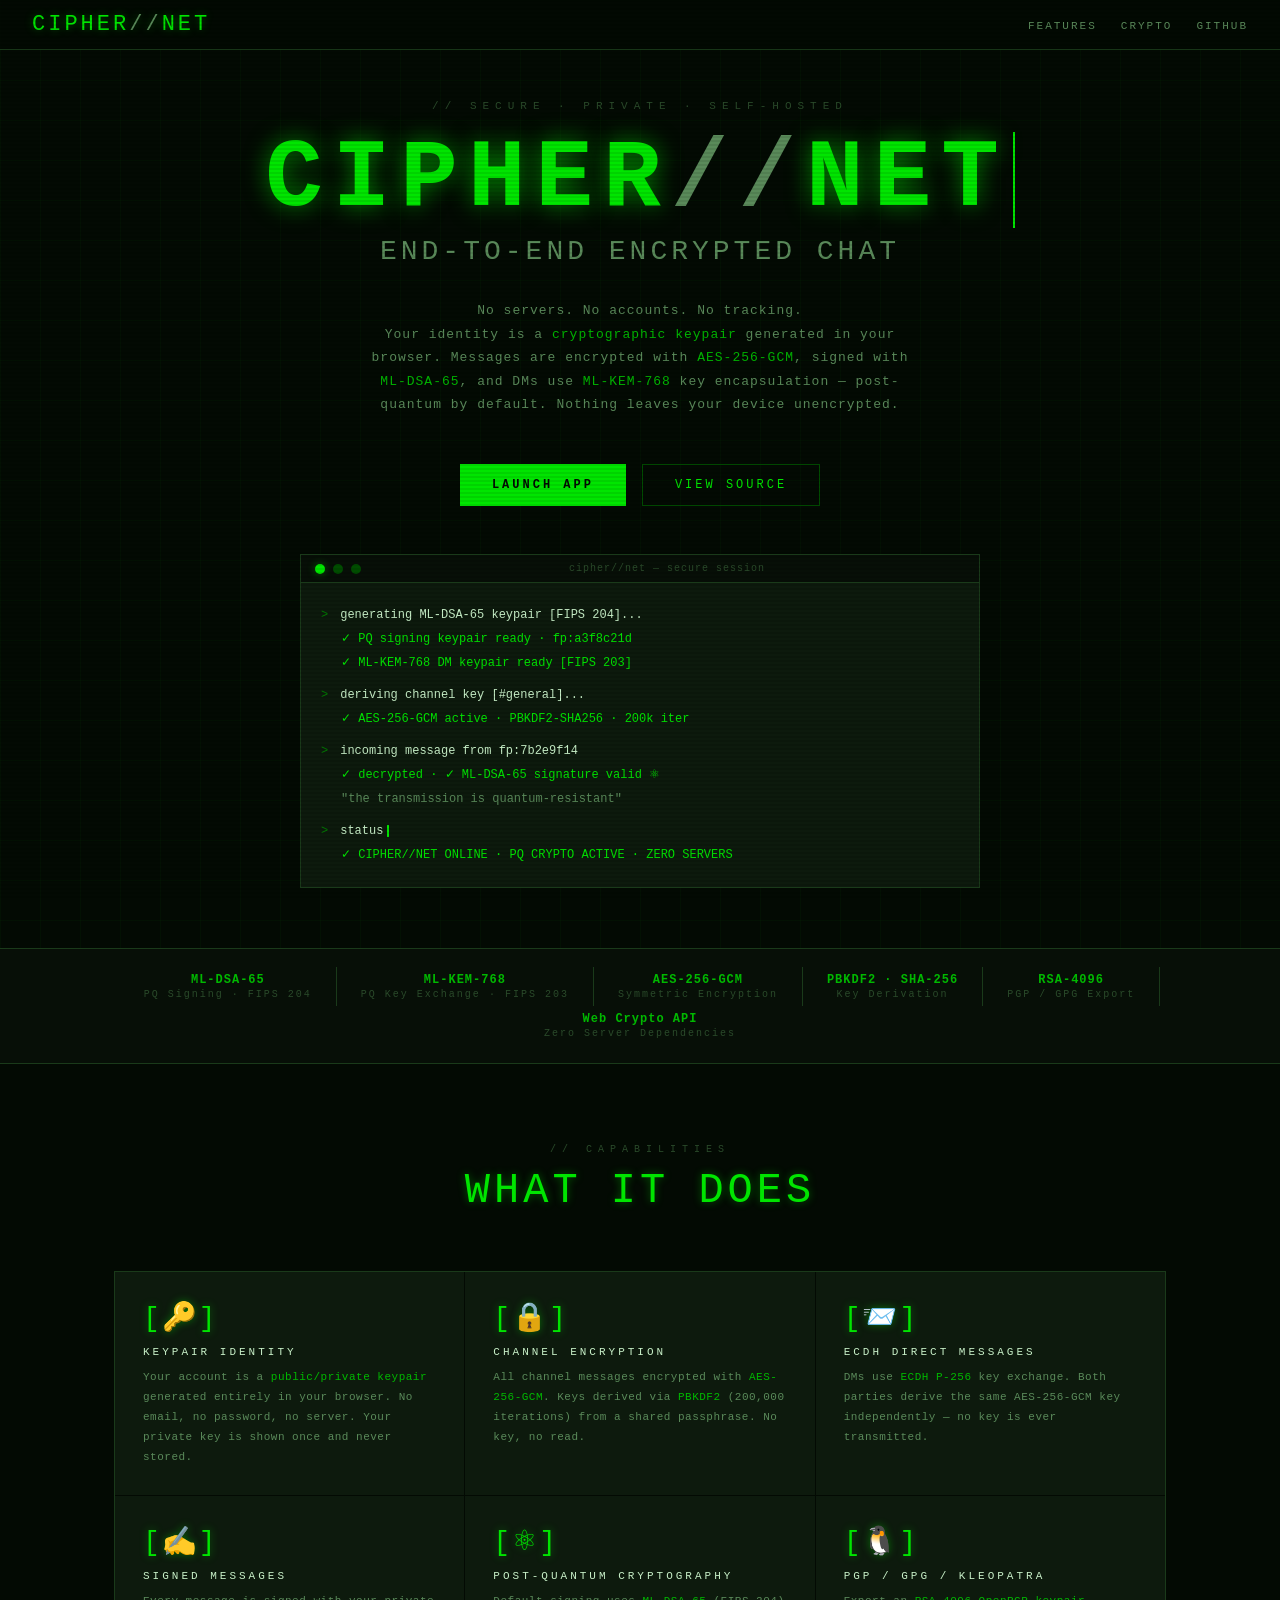
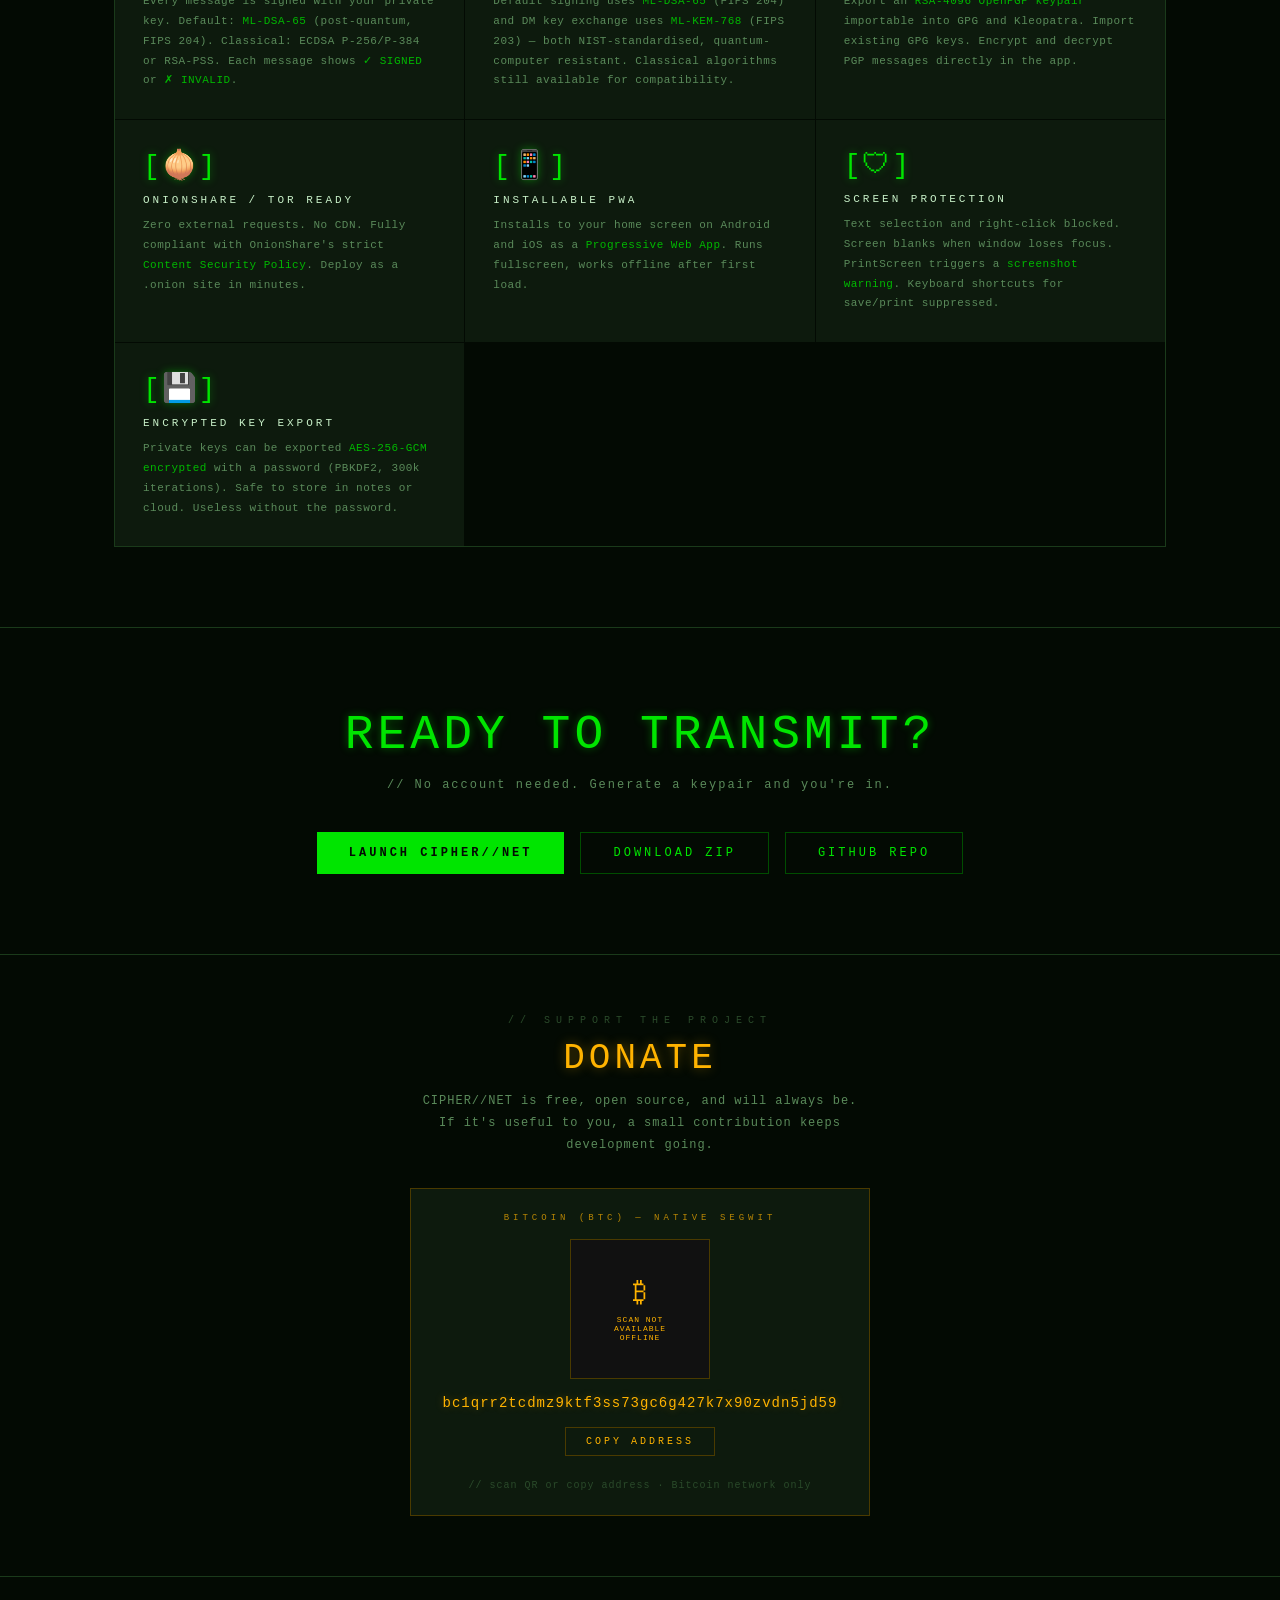
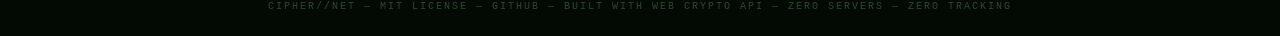
<file: index.html>
<!DOCTYPE html>
<html lang="en">
<head>
<meta charset="UTF-8">
<meta name="viewport" content="width=device-width, initial-scale=1.0">
<meta name="description" content="CIPHER//NET — self-hosted end-to-end encrypted chat. No servers, no accounts, no tracking. AES-256-GCM, ECDSA, ECDH, PGP compatible.">
<meta property="og:title" content="CIPHER//NET">
<meta property="og:description" content="End-to-end encrypted chat. No servers. No accounts. Just keys.">
<meta property="og:type" content="website">
<title>CIPHER//NET</title>
<style>
/* ── Variables ── */
:root {
  --bg:         #030a03;
  --bg2:        #070f07;
  --surface:    #0d1a0d;
  --border:     #1a3a1a;
  --green:      #00e500;
  --green2:     #00b800;
  --green3:     #007a00;
  --green-dim:  #004d00;
  --amber:      #ffb300;
  --text:       #c8f0c8;
  --text-dim:   #5a8a5a;
  --text-faint: #2a4a2a;
  --mono:       'Share Tech Mono', 'Lucida Console', 'Courier New', monospace;
  --display:    'VT323', 'Courier New', monospace;
  --glow:       0 0 8px rgba(0,229,0,0.4);
  --glow-strong:0 0 24px rgba(0,229,0,0.6);
}

/* ── Reset ── */
*, *::before, *::after { box-sizing: border-box; margin: 0; padding: 0; }

html { scroll-behavior: smooth; }

body {
  font-family: var(--mono);
  background: var(--bg);
  color: var(--text);
  min-height: 100vh;
  overflow-x: hidden;
}

/* ── Scanline overlay ── */
body::before {
  content: '';
  position: fixed;
  inset: 0;
  background: repeating-linear-gradient(
    0deg,
    transparent,
    transparent 2px,
    rgba(0,0,0,0.08) 2px,
    rgba(0,0,0,0.08) 4px
  );
  pointer-events: none;
  z-index: 1000;
}

/* ── Nav ── */
nav {
  position: fixed;
  top: 0; left: 0; right: 0;
  z-index: 100;
  display: flex;
  align-items: center;
  justify-content: space-between;
  padding: 12px 32px;
  background: rgba(3,10,3,0.92);
  border-bottom: 1px solid var(--border);
  backdrop-filter: blur(4px);
}

.nav-logo {
  font-family: var(--display);
  font-size: 22px;
  color: var(--green);
  text-shadow: var(--glow);
  letter-spacing: 3px;
  text-decoration: none;
}

.nav-logo span { color: var(--text-dim); }

.nav-links {
  display: flex;
  gap: 24px;
  list-style: none;
}

.nav-links a {
  color: var(--text-dim);
  text-decoration: none;
  font-size: 11px;
  letter-spacing: 2px;
  text-transform: uppercase;
  transition: color 0.2s;
}

.nav-links a:hover { color: var(--green); }

/* ── Hero ── */
.hero {
  min-height: 100vh;
  display: flex;
  flex-direction: column;
  align-items: center;
  justify-content: center;
  text-align: center;
  padding: 100px 24px 60px;
  position: relative;
}

/* Animated grid bg */
.hero::after {
  content: '';
  position: absolute;
  inset: 0;
  background-image:
    linear-gradient(rgba(0,229,0,0.03) 1px, transparent 1px),
    linear-gradient(90deg, rgba(0,229,0,0.03) 1px, transparent 1px);
  background-size: 40px 40px;
  pointer-events: none;
  animation: gridPulse 8s ease-in-out infinite;
}

@keyframes gridPulse {
  0%, 100% { opacity: 0.5; }
  50%       { opacity: 1; }
}

.hero-eyebrow {
  font-size: clamp(8px, 2vw, 11px);
  letter-spacing: clamp(2px, 1vw, 6px);
  color: var(--text-faint);
  margin-bottom: 20px;
  text-transform: uppercase;
  white-space: nowrap;
}

.hero-title {
  font-family: var(--display);
  /* Scale fluidly: 8vw hits ~31px on 390px phone, 96px on 1200px desktop */
  font-size: clamp(32px, 8vw, 96px);
  color: var(--green);
  text-shadow: var(--glow-strong);
  /* Scale letter-spacing with font size so it never overflows */
  letter-spacing: clamp(2px, 1.2vw, 10px);
  line-height: 1;
  margin-bottom: 8px;
  position: relative;
  z-index: 1;
  /* Prevent overflow on any screen */
  white-space: nowrap;
  max-width: 100%;
}

.hero-title span { color: var(--text-dim); text-shadow: none; }

.hero-sub {
  font-family: var(--display);
  font-size: clamp(14px, 3.5vw, 28px);
  color: var(--text-dim);
  letter-spacing: clamp(1px, 0.8vw, 4px);
  margin-bottom: 32px;
  white-space: nowrap;
}

.hero-desc {
  max-width: 560px;
  font-size: 13px;
  color: var(--text-dim);
  line-height: 1.8;
  letter-spacing: 1px;
  margin-bottom: 48px;
  position: relative;
  z-index: 1;
}

.hero-desc em {
  color: var(--green2);
  font-style: normal;
}

.hero-btns {
  display: flex;
  gap: 16px;
  flex-wrap: wrap;
  justify-content: center;
  position: relative;
  z-index: 1;
}

.btn-primary {
  display: inline-block;
  padding: 14px 32px;
  background: var(--green);
  color: var(--bg);
  font-family: var(--mono);
  font-size: 12px;
  font-weight: 700;
  letter-spacing: 3px;
  text-decoration: none;
  text-transform: uppercase;
  border: none;
  cursor: pointer;
  transition: background 0.2s, box-shadow 0.2s;
}

.btn-primary:hover {
  background: var(--green2);
  box-shadow: var(--glow-strong);
}

.btn-outline {
  display: inline-block;
  padding: 13px 32px;
  background: transparent;
  color: var(--green);
  font-family: var(--mono);
  font-size: 12px;
  letter-spacing: 3px;
  text-decoration: none;
  text-transform: uppercase;
  border: 1px solid var(--green-dim);
  cursor: pointer;
  transition: border-color 0.2s, color 0.2s, box-shadow 0.2s;
}

.btn-outline:hover {
  border-color: var(--green);
  color: var(--green);
  box-shadow: var(--glow);
}

/* Blinking cursor */
.cursor {
  display: inline-block;
  width: 2px;
  height: 1em;
  background: var(--green);
  margin-left: 4px;
  vertical-align: middle;
  animation: blink 1s step-end infinite;
}

@keyframes blink {
  0%, 100% { opacity: 1; }
  50%       { opacity: 0; }
}

/* ── Terminal preview ── */
.terminal-wrap {
  width: 100%;
  max-width: 680px;
  margin: 48px auto 0;
  position: relative;
  z-index: 1;
}

.terminal {
  background: var(--surface);
  border: 1px solid var(--border);
  font-size: 12px;
  overflow: hidden;
}

.terminal-bar {
  background: var(--bg2);
  border-bottom: 1px solid var(--border);
  padding: 8px 14px;
  display: flex;
  align-items: center;
  gap: 8px;
}

.t-dot {
  width: 10px; height: 10px;
  border-radius: 50%;
  background: var(--green-dim);
}

.t-dot.active { background: var(--green); box-shadow: var(--glow); }

.terminal-url {
  flex: 1;
  text-align: center;
  font-size: 10px;
  color: var(--text-faint);
  letter-spacing: 1px;
}

.terminal-body {
  padding: 20px;
  line-height: 2;
}

.t-line { display: flex; gap: 12px; }

.t-prompt { color: var(--green3); user-select: none; }

.t-cmd    { color: var(--text); }
.t-out    { color: var(--text-dim); padding-left: 20px; }
.t-ok     { color: var(--green); }
.t-warn   { color: var(--amber); }
.t-gap    { height: 8px; }

/* ── Features ── */
.features {
  padding: 80px 24px;
  max-width: 1100px;
  margin: 0 auto;
}

.section-header {
  text-align: center;
  margin-bottom: 56px;
}

.section-label {
  font-size: 10px;
  letter-spacing: 6px;
  color: var(--text-faint);
  text-transform: uppercase;
  margin-bottom: 12px;
}

.section-title {
  font-family: var(--display);
  font-size: clamp(28px, 4vw, 42px);
  color: var(--green);
  letter-spacing: 4px;
  text-shadow: var(--glow);
}

.features-grid {
  display: grid;
  grid-template-columns: repeat(auto-fit, minmax(280px, 1fr));
  gap: 1px;
  border: 1px solid var(--border);
}

.feature-card {
  background: var(--surface);
  padding: 28px;
  border: none;
  transition: background 0.2s;
}

.feature-card:hover { background: var(--bg2); }

.feature-icon {
  font-family: var(--display);
  font-size: 28px;
  color: var(--green);
  text-shadow: var(--glow);
  margin-bottom: 12px;
  letter-spacing: 2px;
}

.feature-title {
  font-size: 11px;
  letter-spacing: 3px;
  color: var(--text);
  text-transform: uppercase;
  margin-bottom: 10px;
}

.feature-desc {
  font-size: 11px;
  color: var(--text-dim);
  line-height: 1.8;
  letter-spacing: 0.5px;
}

.feature-desc em {
  color: var(--green2);
  font-style: normal;
}

/* ── Crypto spec bar ── */
.spec-bar {
  background: var(--bg2);
  border-top: 1px solid var(--border);
  border-bottom: 1px solid var(--border);
  padding: 18px 24px;
  display: flex;
  flex-wrap: wrap;
  justify-content: center;
  gap: 0;
}

.spec-item {
  padding: 6px 24px;
  font-size: 10px;
  letter-spacing: 2px;
  color: var(--text-faint);
  border-right: 1px solid var(--border);
  text-align: center;
}

.spec-item:last-child { border-right: none; }

.spec-item strong {
  display: block;
  color: var(--green2);
  font-size: 12px;
  letter-spacing: 1px;
  margin-bottom: 2px;
}

/* ── CTA ── */
.cta {
  padding: 80px 24px;
  text-align: center;
  border-top: 1px solid var(--border);
}

.cta-title {
  font-family: var(--display);
  font-size: clamp(28px, 4vw, 48px);
  color: var(--green);
  letter-spacing: 4px;
  text-shadow: var(--glow);
  margin-bottom: 16px;
}

.cta-sub {
  font-size: 12px;
  color: var(--text-dim);
  letter-spacing: 2px;
  margin-bottom: 40px;
}

.cta-btns {
  display: flex;
  gap: 16px;
  justify-content: center;
  flex-wrap: wrap;
}

/* ── Footer ── */
footer {
  border-top: 1px solid var(--border);
  padding: 24px;
  text-align: center;
  font-size: 10px;
  color: var(--text-faint);
  letter-spacing: 2px;
}

footer a { color: var(--text-faint); text-decoration: none; }
footer a:hover { color: var(--green); }

/* ── Prevent horizontal overflow globally ── */
html, body {
  max-width: 100%;
  overflow-x: hidden;
}

/* ── Donation ── */
.donation {
  padding: 60px 24px;
  border-top: 1px solid var(--border);
  text-align: center;
}

.donation .section-label { margin-bottom: 12px; }

.donation .section-title {
  font-family: var(--display);
  font-size: clamp(22px, 4vw, 36px);
  color: var(--amber);
  letter-spacing: 4px;
  text-shadow: 0 0 12px rgba(255,179,0,0.4);
  margin-bottom: 12px;
}

.donation-desc {
  font-size: 12px;
  color: var(--text-dim);
  letter-spacing: 1px;
  line-height: 1.8;
  max-width: 480px;
  margin: 0 auto 32px;
}

.btc-box {
  display: inline-flex;
  flex-direction: column;
  align-items: center;
  gap: 16px;
  background: var(--surface);
  border: 1px solid #4a3a00;
  padding: 24px 32px;
  max-width: 100%;
}

.btc-label {
  font-size: 9px;
  letter-spacing: 4px;
  color: var(--amber);
  text-transform: uppercase;
  opacity: 0.7;
}

.btc-address {
  font-family: var(--mono);
  font-size: clamp(10px, 2.2vw, 14px);
  color: var(--amber);
  letter-spacing: 1px;
  word-break: break-all;
  text-align: center;
  text-shadow: 0 0 8px rgba(255,179,0,0.3);
}

.btc-copy-btn {
  background: transparent;
  border: 1px solid #4a3a00;
  color: var(--amber);
  font-family: var(--mono);
  font-size: 10px;
  letter-spacing: 3px;
  padding: 8px 20px;
  cursor: pointer;
  text-transform: uppercase;
  transition: background 0.2s, box-shadow 0.2s;
}

.btc-copy-btn:hover {
  background: rgba(255,179,0,0.08);
  box-shadow: 0 0 12px rgba(255,179,0,0.2);
}

.btc-copy-btn.copied {
  color: var(--green);
  border-color: var(--green-dim);
}

.btc-qr {
  width: 140px;
  height: 140px;
  background: #fff;
  padding: 8px;
  display: flex;
  align-items: center;
  justify-content: center;
}

.btc-qr svg {
  width: 100%;
  height: 100%;
}

.btc-note {
  font-size: 10px;
  color: var(--text-faint);
  letter-spacing: 1px;
  margin-top: 8px;
}

/* ── Responsive ── */
@media (max-width: 700px) {
  /* Nav — hide links, just show logo */
  nav { padding: 10px 16px; }
  .nav-links { display: none; }

  /* Hero */
  .hero { padding: 80px 16px 40px; }
  .hero-desc  { font-size: 12px; }
  .hero-btns  { flex-direction: column; align-items: center; width: 100%; }
  .btn-primary, .btn-outline { width: 100%; max-width: 320px; text-align: center; }

  /* Terminal — constrain width and shrink text */
  .terminal-wrap { margin-top: 32px; }
  .terminal-body { padding: 12px; font-size: 10px; overflow-x: auto; }
  .t-line        { white-space: nowrap; }

  /* Spec bar — stack vertically */
  .spec-bar   { flex-direction: column; align-items: stretch; padding: 0; }
  .spec-item  {
    border-right: none;
    border-bottom: 1px solid var(--border);
    padding: 12px 16px;
    display: flex;
    align-items: center;
    gap: 12px;
  }
  .spec-item:last-child { border-bottom: none; }
  .spec-item strong { display: inline; margin-bottom: 0; margin-right: 4px; }

  /* Features */
  .features { padding: 48px 16px; }
  .features-grid { grid-template-columns: 1fr; }
  .feature-card { padding: 20px 16px; }

  /* CTA */
  .cta { padding: 48px 16px; }
  .cta-btns { flex-direction: column; align-items: center; width: 100%; }

  /* Footer */
  footer { font-size: 9px; padding: 16px; word-break: break-word; }
}
</style>
</head>
<body>

<!-- NAV -->
<nav>
  <a class="nav-logo" href="#">CIPHER<span>//</span>NET</a>
  <ul class="nav-links">
    <li><a href="#features">Features</a></li>
    <li><a href="#crypto">Crypto</a></li>
    <li><a href="https://github.com/retiredroca/AnonyChat" target="_blank" rel="noopener">GitHub</a></li>
  </ul>
</nav>

<!-- HERO -->
<section class="hero">
  <div class="hero-eyebrow">// SECURE · PRIVATE · SELF-HOSTED</div>
  <h1 class="hero-title">CIPHER<span>//</span>NET<span class="cursor"></span></h1>
  <div class="hero-sub">END-TO-END ENCRYPTED CHAT</div>
  <p class="hero-desc">
    No servers. No accounts. No tracking.<br>
    Your identity is a <em>cryptographic keypair</em> generated in your browser.
    Messages are encrypted with <em>AES-256-GCM</em>, signed with <em>ML-DSA-65</em>,
    and DMs use <em>ML-KEM-768</em> key encapsulation — post-quantum by default.
    Nothing leaves your device unencrypted.
  </p>
  <div class="hero-btns">
    <a class="btn-primary" href="app/index.html">LAUNCH APP</a>
    <a class="btn-outline" href="https://github.com/retiredroca/AnonyChat" target="_blank" rel="noopener">VIEW SOURCE</a>
  </div>

  <!-- Terminal preview -->
  <div class="terminal-wrap">
    <div class="terminal">
      <div class="terminal-bar">
        <div class="t-dot active"></div>
        <div class="t-dot"></div>
        <div class="t-dot"></div>
        <div class="terminal-url">cipher//net — secure session</div>
      </div>
      <div class="terminal-body">
        <div class="t-line"><span class="t-prompt">&gt;</span><span class="t-cmd">generating ML-DSA-65 keypair [FIPS 204]...</span></div>
        <div class="t-line"><span class="t-out t-ok">✓ PQ signing keypair ready · fp:a3f8c21d</span></div>
        <div class="t-line"><span class="t-out t-ok">✓ ML-KEM-768 DM keypair ready [FIPS 203]</span></div>
        <div class="t-gap"></div>
        <div class="t-line"><span class="t-prompt">&gt;</span><span class="t-cmd">deriving channel key [#general]...</span></div>
        <div class="t-line"><span class="t-out t-ok">✓ AES-256-GCM active · PBKDF2-SHA256 · 200k iter</span></div>
        <div class="t-gap"></div>
        <div class="t-line"><span class="t-prompt">&gt;</span><span class="t-cmd">incoming message from fp:7b2e9f14</span></div>
        <div class="t-line"><span class="t-out t-ok">✓ decrypted · ✓ ML-DSA-65 signature valid ⚛</span></div>
        <div class="t-line"><span class="t-out">"the transmission is quantum-resistant"</span></div>
        <div class="t-gap"></div>
        <div class="t-line"><span class="t-prompt">&gt;</span><span class="t-cmd">status<span class="cursor"></span></span></div>
        <div class="t-line"><span class="t-out t-ok">✓ CIPHER//NET ONLINE · PQ CRYPTO ACTIVE · ZERO SERVERS</span></div>
      </div>
    </div>
  </div>
</section>

<!-- CRYPTO SPEC BAR -->
<div class="spec-bar" id="crypto">
  <div class="spec-item"><strong>ML-DSA-65</strong>PQ Signing · FIPS 204</div>
  <div class="spec-item"><strong>ML-KEM-768</strong>PQ Key Exchange · FIPS 203</div>
  <div class="spec-item"><strong>AES-256-GCM</strong>Symmetric Encryption</div>
  <div class="spec-item"><strong>PBKDF2 · SHA-256</strong>Key Derivation</div>
  <div class="spec-item"><strong>RSA-4096</strong>PGP / GPG Export</div>
  <div class="spec-item"><strong>Web Crypto API</strong>Zero Server Dependencies</div>
</div>

<!-- FEATURES -->
<section class="features" id="features">
  <div class="section-header">
    <div class="section-label">// capabilities</div>
    <div class="section-title">WHAT IT DOES</div>
  </div>

  <div class="features-grid">

    <div class="feature-card">
      <div class="feature-icon">[🔑]</div>
      <div class="feature-title">Keypair Identity</div>
      <div class="feature-desc">
        Your account is a <em>public/private keypair</em> generated entirely in your browser.
        No email, no password, no server. Your private key is shown once and never stored.
      </div>
    </div>

    <div class="feature-card">
      <div class="feature-icon">[🔒]</div>
      <div class="feature-title">Channel Encryption</div>
      <div class="feature-desc">
        All channel messages encrypted with <em>AES-256-GCM</em>.
        Keys derived via <em>PBKDF2</em> (200,000 iterations) from a shared passphrase.
        No key, no read.
      </div>
    </div>

    <div class="feature-card">
      <div class="feature-icon">[📨]</div>
      <div class="feature-title">ECDH Direct Messages</div>
      <div class="feature-desc">
        DMs use <em>ECDH P-256</em> key exchange. Both parties derive the same
        AES-256-GCM key independently — no key is ever transmitted.
      </div>
    </div>

    <div class="feature-card">
      <div class="feature-icon">[✍]</div>
      <div class="feature-title">Signed Messages</div>
      <div class="feature-desc">
        Every message is signed with your private key.
        Default: <em>ML-DSA-65</em> (post-quantum, FIPS 204).
        Classical: ECDSA P-256/P-384 or RSA-PSS.
        Each message shows <em>✓ SIGNED</em> or <em>✗ INVALID</em>.
      </div>
    </div>

    <div class="feature-card">
      <div class="feature-icon">[⚛]</div>
      <div class="feature-title">Post-Quantum Cryptography</div>
      <div class="feature-desc">
        Default signing uses <em>ML-DSA-65</em> (FIPS 204) and DM key exchange uses
        <em>ML-KEM-768</em> (FIPS 203) — both NIST-standardised, quantum-computer resistant.
        Classical algorithms still available for compatibility.
      </div>
    </div>

    <div class="feature-card">
      <div class="feature-icon">[🐧]</div>
      <div class="feature-title">PGP / GPG / Kleopatra</div>
      <div class="feature-desc">
        Export an <em>RSA-4096 OpenPGP keypair</em> importable into GPG and Kleopatra.
        Import existing GPG keys. Encrypt and decrypt PGP messages directly in the app.
      </div>
    </div>

    <div class="feature-card">
      <div class="feature-icon">[🧅]</div>
      <div class="feature-title">OnionShare / Tor Ready</div>
      <div class="feature-desc">
        Zero external requests. No CDN. Fully compliant with OnionShare's strict
        <em>Content Security Policy</em>. Deploy as a .onion site in minutes.
      </div>
    </div>

    <div class="feature-card">
      <div class="feature-icon">[📱]</div>
      <div class="feature-title">Installable PWA</div>
      <div class="feature-desc">
        Installs to your home screen on Android and iOS as a
        <em>Progressive Web App</em>. Runs fullscreen, works offline after first load.
      </div>
    </div>

    <div class="feature-card">
      <div class="feature-icon">[🛡]</div>
      <div class="feature-title">Screen Protection</div>
      <div class="feature-desc">
        Text selection and right-click blocked. Screen blanks when window loses focus.
        PrintScreen triggers a <em>screenshot warning</em>.
        Keyboard shortcuts for save/print suppressed.
      </div>
    </div>

    <div class="feature-card">
      <div class="feature-icon">[💾]</div>
      <div class="feature-title">Encrypted Key Export</div>
      <div class="feature-desc">
        Private keys can be exported <em>AES-256-GCM encrypted</em> with a password
        (PBKDF2, 300k iterations). Safe to store in notes or cloud. Useless without the password.
      </div>
    </div>

  </div>
</section>

<!-- CTA -->
<section class="cta">
  <div class="cta-title">READY TO TRANSMIT?</div>
  <div class="cta-sub">// No account needed. Generate a keypair and you&apos;re in.</div>
  <div class="cta-btns">
    <a class="btn-primary" href="app/index.html">LAUNCH CIPHER//NET</a>
    <a class="btn-outline" href="https://github.com/retiredroca/AnonyChat/archive/refs/heads/main.zip">DOWNLOAD ZIP</a>
    <a class="btn-outline" href="https://github.com/retiredroca/AnonyChat" target="_blank" rel="noopener">GITHUB REPO</a>
  </div>
</section>

<!-- DONATION -->
<section class="donation">
  <div class="section-label">// support the project</div>
  <div class="section-title">DONATE</div>
  <p class="donation-desc">
    CIPHER//NET is free, open source, and will always be.<br>
    If it's useful to you, a small contribution keeps development going.
  </p>
  <div class="btc-box">
    <div class="btc-label">Bitcoin (BTC) — Native SegWit</div>
    <div class="btc-qr" id="btc-qr-placeholder">
      <!-- QR rendered by JS below -->
    </div>
    <div class="btc-address" id="btc-addr">bc1qrr2tcdmz9ktf3ss73gc6g427k7x90zvdn5jd59</div>
    <button class="btc-copy-btn" id="btc-copy-btn">COPY ADDRESS</button>
    <div class="btc-note">// scan QR or copy address · Bitcoin network only</div>
  </div>
</section>

<!-- FOOTER -->
<footer>
  <span>CIPHER//NET &mdash; MIT LICENSE &mdash; </span>
  <a href="https://github.com/retiredroca/AnonyChat" target="_blank" rel="noopener">GITHUB</a>
  <span> &mdash; BUILT WITH WEB CRYPTO API &mdash; ZERO SERVERS &mdash; ZERO TRACKING</span>
</footer>

<script>
// ── BTC QR via api.qrserver.com ──
(function() {
  const BTC_URI = 'bitcoin:bc1qrr2tcdmz9ktf3ss73gc6g427k7x90zvdn5jd59';
  const BTC_ADDR = 'bc1qrr2tcdmz9ktf3ss73gc6g427k7x90zvdn5jd59';
  const qrEl = document.getElementById('btc-qr-placeholder');

  if (qrEl) {
    const img = document.createElement('img');
    img.alt   = 'Bitcoin QR Code';
    img.style.cssText = 'width:124px;height:124px;display:block;';
    img.src = 'https://api.qrserver.com/v1/create-qr-code/?size=124x124&data=' +
              encodeURIComponent(BTC_URI) + '&color=1a0a00&bgcolor=ffffff&margin=4';
    img.onerror = function() {
      qrEl.style.cssText = 'width:140px;height:140px;background:#111;display:flex;align-items:center;justify-content:center;flex-direction:column;gap:6px;border:1px solid #4a3a00;';
      qrEl.innerHTML = '<span style="font-size:28px;color:#ffb300;">₿</span>' +
                       '<span style="font-size:8px;color:#ffb300;letter-spacing:1px;text-align:center;">SCAN NOT<br>AVAILABLE<br>OFFLINE</span>';
    };
    qrEl.innerHTML = '';
    qrEl.appendChild(img);
  }

  // ── Copy button ──
  const copyBtn = document.getElementById('btc-copy-btn');
  if (copyBtn) copyBtn.addEventListener('click', function() {
    navigator.clipboard.writeText(BTC_ADDR).then(() => {
      this.textContent = '✓ COPIED'; this.classList.add('copied');
      setTimeout(() => { this.textContent = 'COPY ADDRESS'; this.classList.remove('copied'); }, 2000);
    }).catch(() => {
      const ta = Object.assign(document.createElement('textarea'), {value: BTC_ADDR});
      document.body.appendChild(ta); ta.select(); document.execCommand('copy'); document.body.removeChild(ta);
      this.textContent = '✓ COPIED'; this.classList.add('copied');
      setTimeout(() => { this.textContent = 'COPY ADDRESS'; this.classList.remove('copied'); }, 2000);
    });
  });
})();
</script>
</body>
</html>
</file>
